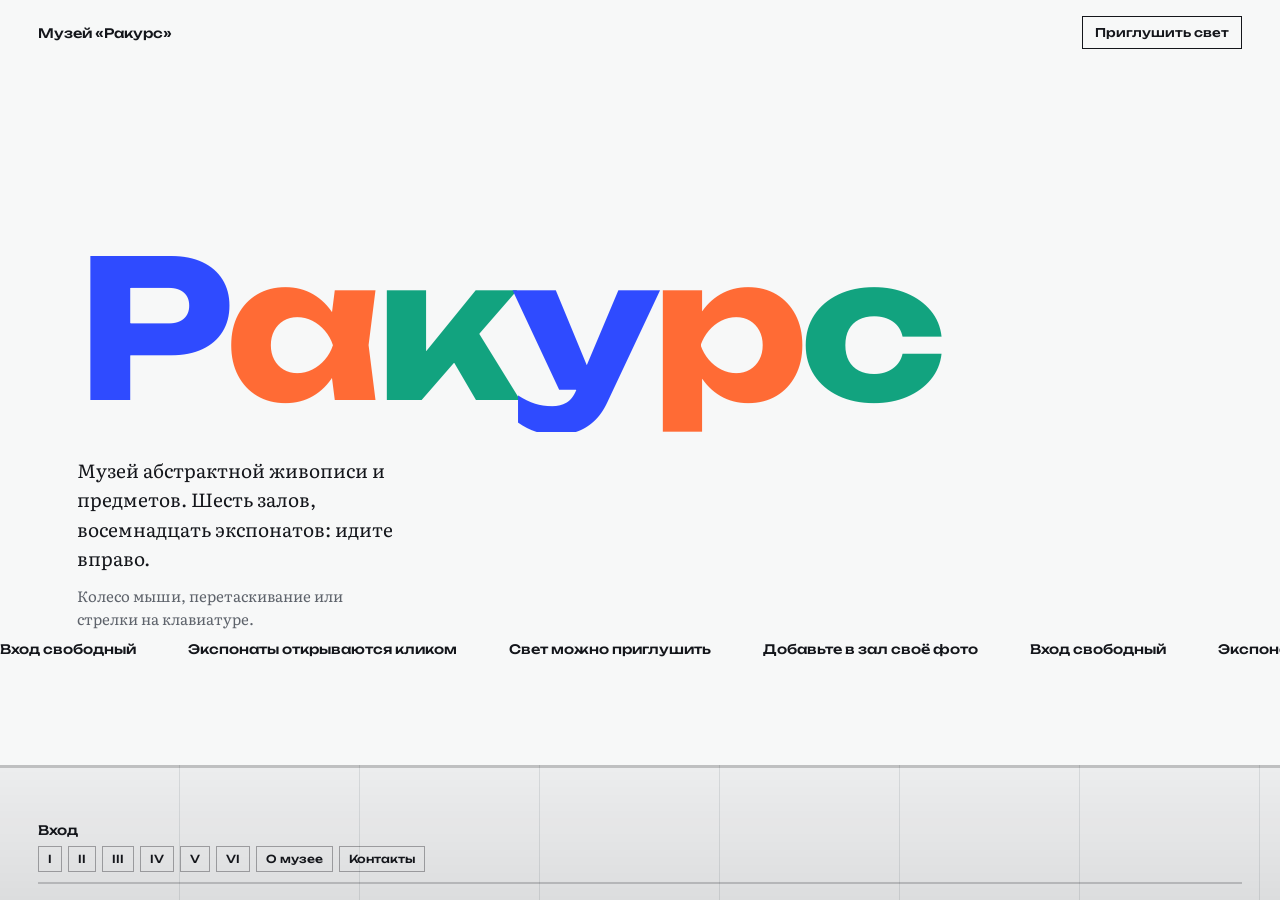
<file: index.html>
<!DOCTYPE html>
<html lang="ru">
<head>
<meta charset="utf-8">
<meta name="viewport" content="width=device-width, initial-scale=1, viewport-fit=cover">
<title>Музей «Ракурс»</title>
<link rel="preconnect" href="https://fonts.googleapis.com">
<link rel="preconnect" href="https://fonts.gstatic.com" crossorigin>
<link href="https://fonts.googleapis.com/css2?family=Unbounded:wght@500;700&family=Literata:ital,opsz,wght@0,7..72,400;1,7..72,400&display=swap" rel="stylesheet">
<link rel="stylesheet" href="style.css">
</head>
<body>
<div class="cu" aria-hidden="true"><i></i><i></i></div>
<header class="top"><span>Музей «Ракурс»</span><button class="tg" id="tg" aria-pressed="false">Приглушить свет</button></header>
<main id="main"><div id="track"></div></main>
<div class="floor" id="floor"></div><div id="dk"></div><div id="cur"></div>
<div class="bar"><div id="lab">Вход</div><nav class="mp" id="mp" aria-label="Карта залов"></nav><i><b id="fill"></b></i></div>
<div id="ov" role="dialog" aria-modal="true" aria-label="Экспонат">
  <div class="oa" id="oa"></div><div id="lens" aria-hidden="true"></div>
  <div class="ot"><h2 id="oh"></h2><p class="meta" id="om"></p><p class="desc" id="od"></p><div class="acts"><button class="btn" id="lp" aria-pressed="false">Включить лупу</button><button class="btn" id="oc">Закрыть экспонат</button></div></div>
</div>
<script src="script.js"></script>
</body>
</html>
</file>
<file: style.css>
:root{color-scheme:light;--wall:#F7F8F8;--ink:#14161B;--mute:#5E636B;--d:'Unbounded','Arial Black',system-ui,sans-serif;--s:'Literata',Georgia,serif;box-sizing:border-box;padding-top:env(safe-area-inset-top,0px);padding-bottom:env(safe-area-inset-bottom,0px)}
*,*::before,*::after{box-sizing:border-box}
html,body{height:100%;margin:0;overflow:hidden;overscroll-behavior:none;-webkit-tap-highlight-color:transparent;background:var(--wall);color:var(--ink);font-family:var(--s)}
button{font:inherit;color:inherit}
:focus-visible{outline:3px solid #2742D8;outline-offset:4px}
main{cursor:grab}main:active{cursor:grabbing}.frame,.btn,.tg,.mp button{cursor:pointer}
main{touch-action:none;height:100%;-webkit-user-select:none;user-select:none}
#track{position:relative;display:flex;align-items:center;height:100%;width:max-content;padding:6vh 0 11vh;will-change:transform}
.top{position:fixed;inset:0 0 auto 0;display:flex;justify-content:space-between;align-items:center;padding:calc(16px + env(safe-area-inset-top,0px)) clamp(18px,3vw,40px) 0;font:500 13px var(--d);z-index:6;pointer-events:none}
.tg{pointer-events:auto;border:1.5px solid var(--ink);background:none;padding:8px 12px;font:500 12px var(--d)}
.floor{pointer-events:none;position:fixed;inset:auto 0 0 0;height:15vh;z-index:3;border-top:3px solid #0002;background:linear-gradient(#fff0,#0001),repeating-linear-gradient(90deg,#ECEDEE 0 179px,#D5D8DA 179px 180px)}
.work::before{content:"";position:absolute;left:-10%;top:-12vh;width:120%;height:90%;background:radial-gradient(ellipse at 50% 0,rgba(255,205,90,.28),transparent 62%);pointer-events:none}
.intro{flex:none;width:100vw;padding:0 6vw;position:relative}
h1{margin:0;font:700 min(15vw,30vh) var(--d);letter-spacing:-.04em;line-height:1.08;overflow:hidden}
.l{display:inline-block;transform:translateY(110%);animation:up .9s cubic-bezier(.2,.8,.1,1) calc(var(--i)*70ms + 1100ms) forwards}
@keyframes up{to{transform:none}}
.l:nth-child(3n+1){color:#2F4BFF}.l:nth-child(3n+2){color:#FF6B35}.l:nth-child(3n){color:#12A37F}
.intro p{max-width:34ch;font-size:19px;line-height:1.55;margin:24px 0 0}
.intro p+p{font-size:15px;color:var(--mute);margin-top:10px}
.mq{position:absolute;left:0;bottom:-3vh;width:100vw;overflow:hidden;white-space:nowrap;font:500 13px var(--d)}
.mq div{display:inline-block;animation:mq 26s linear infinite}
.mq span{margin-right:4em}
@keyframes mq{to{transform:translateX(-50%)}}
.hall{flex:none;width:min(80vw,860px);height:70vh;position:relative;padding:0 4vw;display:flex;flex-direction:column;justify-content:center}
.hn{position:absolute;left:0;top:50%;font:700 min(46vw,72vh) var(--d);line-height:1;color:transparent;-webkit-text-stroke:3px var(--c);opacity:.9;user-select:none}
.hall h2,.hall p{position:relative;margin:0}
.hall h2{font:700 clamp(32px,5vw,72px) var(--d);letter-spacing:-.03em;margin-bottom:18px;border-bottom:6px solid var(--c);padding-bottom:12px;width:max-content;max-width:100%}
.hall p{max-width:30ch;font-size:19px;line-height:1.55}
.work{flex:none;position:relative;padding:0 clamp(24px,6vw,100px)}
.work:nth-of-type(even){transform:translateY(3vh)}
.work:nth-of-type(odd){transform:translateY(-2vh)}
.frame{position:relative;display:block;border:0;padding:0;overflow:hidden;height:min(54vh,520px,100vw);aspect-ratio:3/4;box-shadow:0 30px 50px -28px rgba(20,22,27,.45);transition:transform .35s ease-out,box-shadow .4s}
.frame svg,.frame img{display:block;width:126%;height:100%;margin-left:-13%;object-fit:cover}
.frame::before{content:"";position:absolute;inset:0;z-index:1;pointer-events:none;background:url("data:image/svg+xml;utf8,<svg xmlns='http://www.w3.org/2000/svg' width='160' height='160'><filter id='n'><feTurbulence type='fractalNoise' baseFrequency='.85' numOctaves='2'/><feColorMatrix values='0 0 0 0 0 0 0 0 0 0 0 0 0 0 0 0 0 0 .5 0'/></filter><rect width='100%' height='100%' filter='url(%23n)'/></svg>"),radial-gradient(ellipse at 50% 35%,transparent 55%,rgba(0,0,0,.38));opacity:.55}
.frame::after{content:"";position:absolute;inset:0;z-index:2;background:var(--wall);transform-origin:top;transition:transform 1.1s cubic-bezier(.7,0,.2,1)}
.work.in .frame::after{transform:scaleY(0)}
.pl{margin:16px 0 0;padding:10px 14px;display:grid;gap:3px;width:max-content;max-width:100%;border:1px solid color-mix(in srgb,var(--ink) 30%,transparent);background:color-mix(in srgb,var(--wall) 72%,#fff);opacity:0;transform:translateY(10px);transition:opacity .8s .7s,transform .8s .7s}
.work.in .pl{opacity:1;transform:none}
.pl small{font-size:12px;color:var(--mute)}
.pl b{font:500 14px var(--d)}
.pl span{font-style:italic;color:var(--mute);font-size:14px}
.add,.outro,.about,.contact{flex:none;padding:0 6vw;width:min(80vw,640px)}
.add h2,.outro h2,.about h2,.contact h2{font:700 clamp(28px,4.5vw,60px) var(--d);letter-spacing:-.03em;margin:0 0 16px;line-height:1.08}
.add p,.outro p,.about p,.contact p{max-width:34ch;font-size:18px;line-height:1.55;margin:0 0 24px}
.btn{display:inline-block;border:2px solid var(--ink);background:none;padding:14px 22px;font:500 14px var(--d);transition:background .25s,color .25s}
.btn:hover{background:var(--ink);color:var(--wall)}
.bar{position:fixed;inset:auto 0 0 0;padding:0 clamp(18px,3vw,40px) calc(16px + env(safe-area-inset-bottom,0px));z-index:5;pointer-events:none;color:var(--ink)}
.bar div{font:500 13px var(--d);margin-bottom:8px}
.bar i{display:block;height:2px;background:color-mix(in srgb,var(--ink) 20%,transparent)}
.bar i b{display:block;height:100%;background:var(--ink);transform-origin:left;transform:scaleX(0)}
#dk{position:fixed;inset:0;z-index:4;pointer-events:none;opacity:0;transition:opacity .6s;background:radial-gradient(circle 230px at var(--mx,50%) var(--my,50%),transparent 0,rgba(6,8,12,.94) 100%)}
#dk.on{opacity:1}
#cur{display:none!important;position:fixed;left:0;top:0;width:14px;height:14px;margin:-7px;border-radius:50%;background:#fff;mix-blend-mode:difference;pointer-events:none;z-index:60;transition:width .3s,height .3s,margin .3s}
#cur.big{width:80px;height:80px;margin:-40px}
@media(hover:none),(pointer:coarse){#cur{display:none}}
.facts{margin:0 0 24px;display:grid;gap:10px;max-width:40ch}.facts div{display:grid;grid-template-columns:7.5em 1fr;gap:12px;border-top:1px solid color-mix(in srgb,var(--ink) 25%,transparent);padding-top:10px}.facts dt{font:500 13px var(--d)}.facts dd{margin:0;font-size:17px;line-height:1.5}
a.btn{color:var(--ink);text-decoration:none}a.btn:hover{color:var(--wall)}
.mp{display:flex;gap:6px;margin-bottom:10px;pointer-events:auto;width:max-content;max-width:100%;overflow-x:auto;scrollbar-width:none}
.mp button{border:1px solid color-mix(in srgb,var(--ink) 35%,transparent);background:none;padding:5px 9px;font:500 11px var(--d);white-space:nowrap}
.mp button:hover{border-color:var(--ink)}
.mp button.on{background:var(--ink);color:var(--wall);border-color:var(--ink);box-shadow:inset 0 -3px 0 var(--c)}
.acts{display:flex;gap:10px;flex-wrap:wrap}
#lens{position:fixed;left:0;top:0;width:170px;height:170px;border-radius:50%;overflow:hidden;border:3px solid #fff;box-shadow:0 10px 30px rgba(0,0,0,.4);pointer-events:none;opacity:0;transition:opacity .2s;z-index:3;background:#fff}
#lens.on{opacity:1}
body.lp #cur{opacity:0}
.cu{position:fixed;inset:0;z-index:50;pointer-events:none;display:flex}
.cu i{flex:1;background:#18202E;animation:op 1.3s cubic-bezier(.8,0,.2,1) .5s forwards}
.cu i:first-child{--o:-101%;background:#2F4BFF}.cu i:last-child{--o:101%;background:#FF7FA6}
@keyframes op{to{transform:translateX(var(--o))}}
#ov{position:fixed;inset:0;z-index:20;display:grid;grid-template-columns:1fr 1fr;background:var(--wall);clip-path:circle(0px at 50% 50%);visibility:hidden;transition:clip-path .9s cubic-bezier(.76,0,.24,1),visibility 0s .9s}
#ov.open{visibility:visible;transition:clip-path .9s cubic-bezier(.76,0,.24,1)}
.oa{display:grid;place-items:center;background:#E9EAEC;overflow:hidden}
.oa>*{touch-action:none;height:78%;max-width:84%;aspect-ratio:3/4;object-fit:cover;box-shadow:0 40px 70px rgba(20,22,27,.4);transform:scale(1.18);transition:transform 1.5s cubic-bezier(.2,.8,.1,1) .25s}
#ov.open .oa>*{transform:none}
.ot{align-self:center;padding:6vw;max-width:560px}
.ot>*{opacity:0;transform:translateY(26px);transition:opacity .7s,transform .7s}
#ov.open .ot>*{opacity:1;transform:none}
#ov.open .ot>:nth-child(1){transition-delay:.55s}#ov.open .ot>:nth-child(2){transition-delay:.65s}#ov.open .ot>:nth-child(3){transition-delay:.75s}#ov.open .ot>:nth-child(4){transition-delay:.85s}
.ot h2{font:700 clamp(28px,4vw,54px) var(--d);letter-spacing:-.03em;line-height:1.08;margin:0 0 16px}
.ot .meta{font-style:italic;color:var(--mute);margin:0 0 20px}
.ot .desc{font-size:19px;line-height:1.6;margin:0 0 32px}
@media(max-width:760px){#ov{grid-template-columns:1fr;grid-template-rows:42% 1fr}.oa{padding-top:env(safe-area-inset-top,0px)}.oa>*{height:86%}.ot{padding:20px 24px calc(20px + env(safe-area-inset-bottom,0px));align-self:start;min-height:0;max-height:100%;max-width:none;overflow:auto}.ot h2{font-size:26px}.ot .desc{font-size:17px;margin-bottom:20px}.frame{height:min(56vh,112vw)}.top{font-size:12px}.tg{font-size:11px;padding:7px 10px}#lens{width:130px;height:130px}.work{padding:0 20px}.hall,.add,.outro{width:86vw}.pl{max-width:calc(100vw - 40px)}#dk{background:radial-gradient(circle 160px at var(--mx,50%) var(--my,50%),transparent 0,rgba(6,8,12,.94) 100%)}}
@media(max-height:480px){.frame{height:60vh}.pl{margin-top:8px;padding:6px 10px}.ot{overflow:auto;max-height:100%}.ot h2{font-size:24px;margin-bottom:8px}.ot .desc{font-size:15px;margin-bottom:12px}.floor{height:19vh}#lab{display:none}.mp{margin-bottom:6px}.mp button{padding:3px 7px}.hall h2{font-size:30px}.hall p,.intro p{font-size:16px}}
@media(hover:none){.btn:hover{background:none;color:var(--ink)}}
@media(prefers-reduced-motion:reduce){.cu{display:none}.l,.mq div{animation:none;transform:none}.frame::after,.pl,#ov,#ov.open,.ot>*,.oa>*{transition:none}}
</file>
